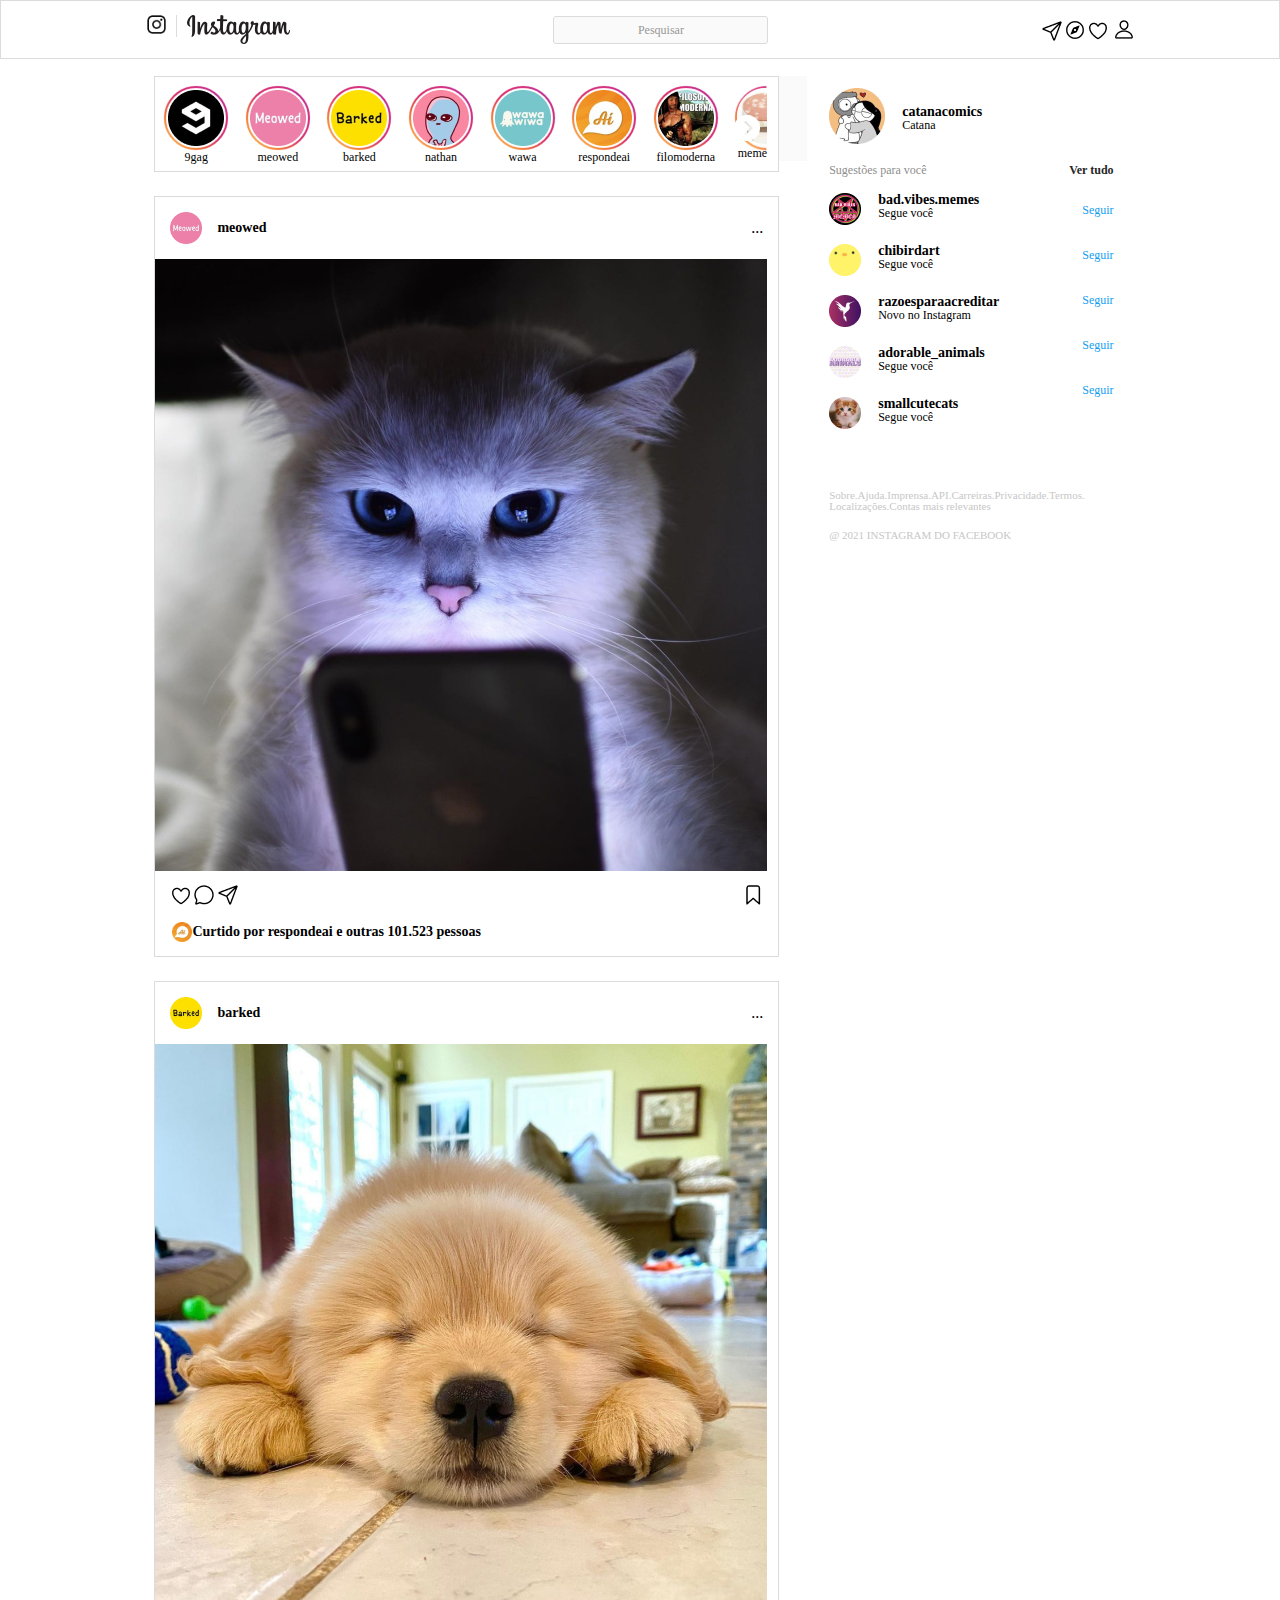
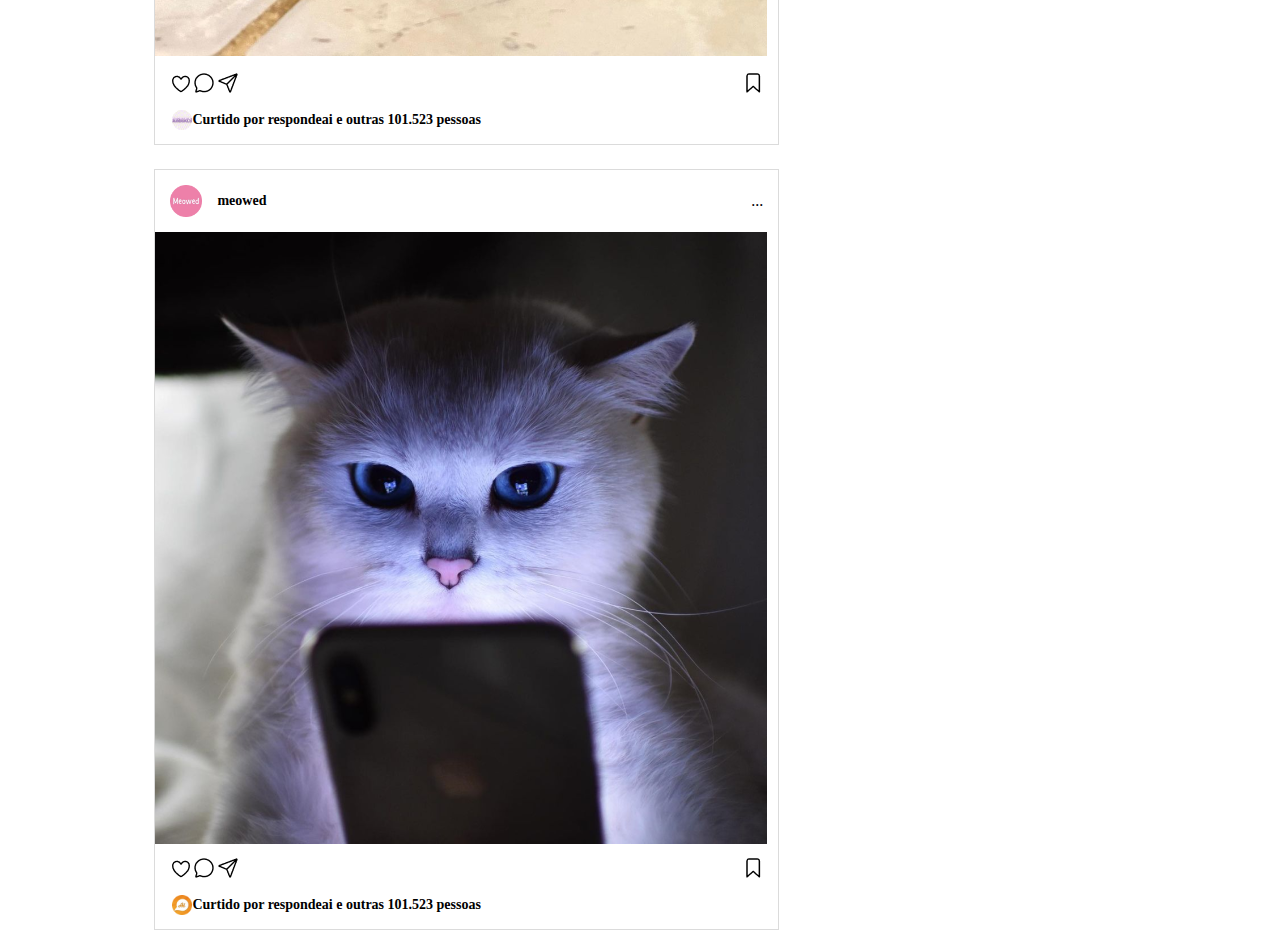
<file: index.html>
<!DOCTYPE html>
<html lang="en">
  <head>
    <meta charset="UTF-8" />
    <meta name="viewport" content="width=device-width, initial-scale=1" />
    <meta http-equiv="X-UA-Compatible" content="ie=edge" />
    <title>Projeto 2</title>

    <link rel="stylesheet" href="reset.css" />
    <link rel="stylesheet" href="estilos.css" />
    <link rel="preconnect" href="https://fonts.googleapis.com">
    <link rel="preconnect" href="https://fonts.googleapis.com">
    <link rel="preconnect" href="https://fonts.gstatic.com" crossorigin>
    <link href="https://fonts.googleapis.com/css2?family=Roboto:ital,wght@0,100;0,300;0,400;0,500;0,700;1,100;1,300;1,400;1,500&display=swap" rel="stylesheet">
  </head>
  </head>
  <body>
    <div class="menu-mobile">
      <div class="simboloinstagram">
        <img src="simbolomaior.png" class="simbolomaior"/>
        <img src="simbolomenor.png" class="simbolomenor"/>
      </div>
      <div class="logo">
        <img src="logo.png" class="logo"/>
      </div>
      <div class="simbolos">
        <img src="setinha.png"/>
      </div>
    </div>
    <div class="menu">
      <div class="simboloinstagram">
        <img src="simbolomaior.png" class="simbolomaior"/>
        <img src="simbolomenor.png" class="simbolomenor"/>
        <img src="linhavertical.png" class="linhavertical"/>
        <img src="logo.png" class="logo"/>
      </div>
      <div class="pesquisa">
        <img src="retangulo.png" class="retangulo"/>
        <h4 class="pesquisar">Pesquisar</h4>
      </div>
      <div class="simbolos">
        <div class="setinha">
          <img src="setinha.png"/>
        </div>
        <div class="bussolavetor">
          <div class="bussola">
            <img src="bolinha.png"/>
          </div>
          <div class="vetor">
            <img src="vetor.png"/>
          </div>
        </div>
        <div class="coracao">
        <img src="coracao.png"/>
        </div>
        <div class="usuario">
          <img src="simbolousuariomaior.png"/>
          <img src="simbolousuariomenor.png"/>
        </div>
      </div>
    </div>
    <div class="fundo-mobile">
      <div class="rectanglemobile">
        <img src="rectangle15.png"/>
      </div>
      <div class="itensmobile">
        <div class="home">
          <img src="home.png"/>
        </div>
        <div class="lupa">
          <img src="lupa.png" class="lupinha"/>
          <img src="bolinhalupa.png" class="bolinhalupa"/>
        </div>
        <div class="adicionar">
          <img src="bolinhamais.png" class="bolinhamais"/>
          <img src="mais.png" class="mais"/>
        </div>
        <div class="coracaomobile">
          <img src="coracaomobile.png">
        </div>
        <div class="usuariomobile">
          <img src="usuariomaiormobile.png" width="10px"/>
          <img src="usuariomenormobile.png" />
        </div>
      </div>
      
    </div>
    <div class="container">
      <div class="esquerda">
        <div class="paginas">
          <div class="posicaodaspaginas">
            <div class="imagensdaspaginas">
              <img src="ninegag.png" class="imagens" />
              <img src="stories_background.png" class="imageminstagram"/>
            </div>
            <div class="textodaspaginas">
              <p>9gag</p>
            </div>
          </div>
          <div class="posicaodaspaginas">
            <div class="imagensdaspaginas">
              <img src="meowed.png" class="imagens"/>
              <img src="stories_background.png" class="imageminstagram"/>
            </div>
            <div class="textodaspaginas">
              <p>meowed</p>
            </div>
          </div>
          <div class="posicaodaspaginas">
            <div class="imagensdaspaginas">
              <img src="barked.png" class="imagens"/>
              <img src="stories_background.png" class="imageminstagram"/>
            </div>
            <div class="textodaspaginas">
              <p>barked</p>
            </div>
          </div>
          <div class="posicaodaspaginas">
            <div class="imagensdaspaginas">
              <img src="nathanwpylestrangeplanet.png" class="imagens"/>
              <img src="stories_background.png" class="imageminstagram"/>
            </div>
            <div class="textodaspaginas">
              <p>nathan</p>
            </div>
          </div>
          <div class="posicaodaspaginas">
            <div class="imagensdaspaginas">
              <img src="wawawiwacomicsa.png" class="imagens"/>
              <img src="stories_background.png" class="imageminstagram"/>
            </div>
            <div class="textodaspaginas">
              <p>wawa</p>
            </div>
          </div>
          <div class="posicaodaspaginas">
            <div class="imagensdaspaginas">
              <img src="respondeai.png" class="imagens"/>
              <img src="stories_background.png" class="imageminstagram"/>
            </div>
            <div class="textodaspaginas">
              <p>respondeai</p>
            </div>
          </div>
          <div class="posicaodaspaginas">
            <div class="imagensdaspaginas">
              <img src="filomoderna.png" class="imagens"/>
              <img src="stories_background.png" class="imageminstagram"/>
            </div>
            <div class="textodaspaginas">
              <p>filomoderna</p>
            </div>
          </div>
          <div class="posicaodaspaginas">
            <div class="imagensdaspaginas">
              <img src="memeriagourmet.png" class="imagensdamemeria"/>
              <img src="stories_background1.png" class="imagensmemeria"/>
              <img src="setinhapagina.png" class="imagemsetinha"/>
            </div>
            <div class="textodaspaginas">
              <p>meme</p>
            </div>
          </div>     
        </div>
        <div class="feed">
          <div class="itens">
            <div class="descricao">
              <img src="meowed.png" width="32px" />
              <p class="textodosfeeds">meowed</p>
            </div>
            <div class="trespontos">
              <h2>...</h2>
            </div>
          </div>
          <div class="imagemgatotelefone">
            <img src="gato-telefone.png"/>
          </div> 
          <div class="icones">
            <div class="iconesdosfeeds">
              <div class="tresicones">
                <img src="coracao.png"/>
                <img src="comentario.png"/>
                <img src="setinha.png"/>
              </div>
              <div class="umicone">
                <img src="marcador.png"/>
              </div>
            </div>
            <div class="curtida">
              <img src="respondeai.png" width="20px"/>
              <p class="textodascurtidas">Curtido por respondeai e outras 101.523 pessoas</p>
            </div>
          </div> 
        </div>
        <div class="feed">
          <div class="itens">
            <div class="descricao">
              <img src="barked.png" width="32px" />
              <p class="textodosfeeds">barked</p>
            </div>
            <div class="trespontos">
              <h2>...</h2>
            </div>
          </div>
          <div class="imagemdocao">
            <img src="dog.png"/>
          </div> 
          <div class="icones">
            <div class="iconesdosfeeds">
              <div class="tresicones">
                <img src="coracao.png"/>
                <img src="comentario.png"/>
                <img src="setinha.png"/>
              </div>
              <div class="umicone">
                <img src="marcador.png"/>
              </div>
            </div>
            <div class="curtida">
              <img src="adorableanimals 2.png" width="20px"/>
              <p class="textodascurtidas">Curtido por respondeai e outras 101.523 pessoas</p>
            </div>
          </div> 
        </div>
        <div class="feed">
          <div class="itens">
            <div class="descricao">
              <img src="meowed.png" width="32px" />
              <p class="textodosfeeds">meowed</p>
            </div>
            <div class="trespontos">
              <h2>...</h2>
            </div>
          </div>
          <div class="imagemgatotelefone">
            <img src="gato-telefone.png"/>
          </div> 
          <div class="icones">
            <div class="iconesdosfeeds">
              <div class="tresicones">
                <img src="coracao.png"/>
                <img src="comentario.png"/>
                <img src="setinha.png"/>
              </div>
              <div class="umicone">
                <img src="marcador.png"/>
              </div>
            </div>
            <div class="curtida">
              <img src="respondeai.png" width="20px"/>
              <p class="textodascurtidas">Curtido por respondeai e outras 101.523 pessoas</p>
            </div>
          </div> 
        </div>
      </div> 
      <div class="divisoria">
        <img src="rectangle10.png"/>
      </div>
      <div class="direita">
        <div class="catanacomics">
          <div class="imagemcatanacomics">
            <img src="catanacomics.png"/>
          </div>
          <div class="descricaocatanacomics">
            <p class="linha1">catanacomics</p>
            <p class="linha2">Catana</p>
          </div>
        </div>  
        <div class="memes">
          <div class="todososmemes">         
            <div class="osmemes">
              <div class="sugestoes">
                <p class="linha2">Sugestões para você</p>
              </div>
              <div class="memesesquerda">
                <div class="imagensdosmemes">
                  <img src="badvibesmemes.png"/>
                </div>
                <div class="descricaodosmemes">
                  <p class="linha1">bad.vibes.memes</p>
                  <p class="linha2">Segue você</p>
                </div>
              </div>
              <div class="memesesquerda">
                <div class="imagensdosmemes">
                  <img src="chibirdart.png"/>
                </div>
                <div class="descricaodosmemes">
                  <p class="linha1">chibirdart</p>
                  <p class="linha2">Segue você</p>
                </div>
              </div>
              <div class="memesesquerda">
                <div class="imagensdosmemes">
                  <img src="razoesparaacreditar.png"/>
                </div>
                <div class="descricaodosmemes">
                  <p class="linha1">razoesparaacreditar</p>
                  <p class="linha2">Novo no Instagram </p>
                </div>
              </div>
              <div class="memesesquerda">
                <div class="imagensdosmemes">
                  <img src="adorableanimals1.png"/>
                </div>
                <div class="descricaodosmemes">
                  <p class="linha1">adorable_animals</p>
                  <p class="linha2">Segue você</p>
                </div>
              </div>
              <div class="memesesquerda">
                <div class="imagensdosmemes">
                  <img src="smallcutecats.png"/>
                </div>
                <div class="descricaodosmemes">
                  <p class="linha1">smallcutecats</p>
                  <p class="linha2">Segue você</p>
                </div>
              </div>
            </div>
            <div class="seguir">
              <p class="distanciavertudo">Ver tudo</p>
              <p class="distanciaseguir">Seguir</p>
              <p class="distanciaseguir">Seguir</p>
              <p class="distanciaseguir">Seguir</p>
              <p class="distanciaseguir">Seguir</p>
              <p class="distanciaseguirultimo">Seguir</p>
            </div>
          </div>
        </div> 
        <div class="observacoes">
          <p>Sobre.Ajuda.Imprensa.API.Carreiras.Privacidade.Termos.</p>
          <p>Localizações.Contas mais relevantes</p>
        </div>
        <div class="definicao">
          <p>@ 2021 INSTAGRAM DO FACEBOOK</p>
        </div>
      </div>  
    </div>
  </body>
</html>
</file>
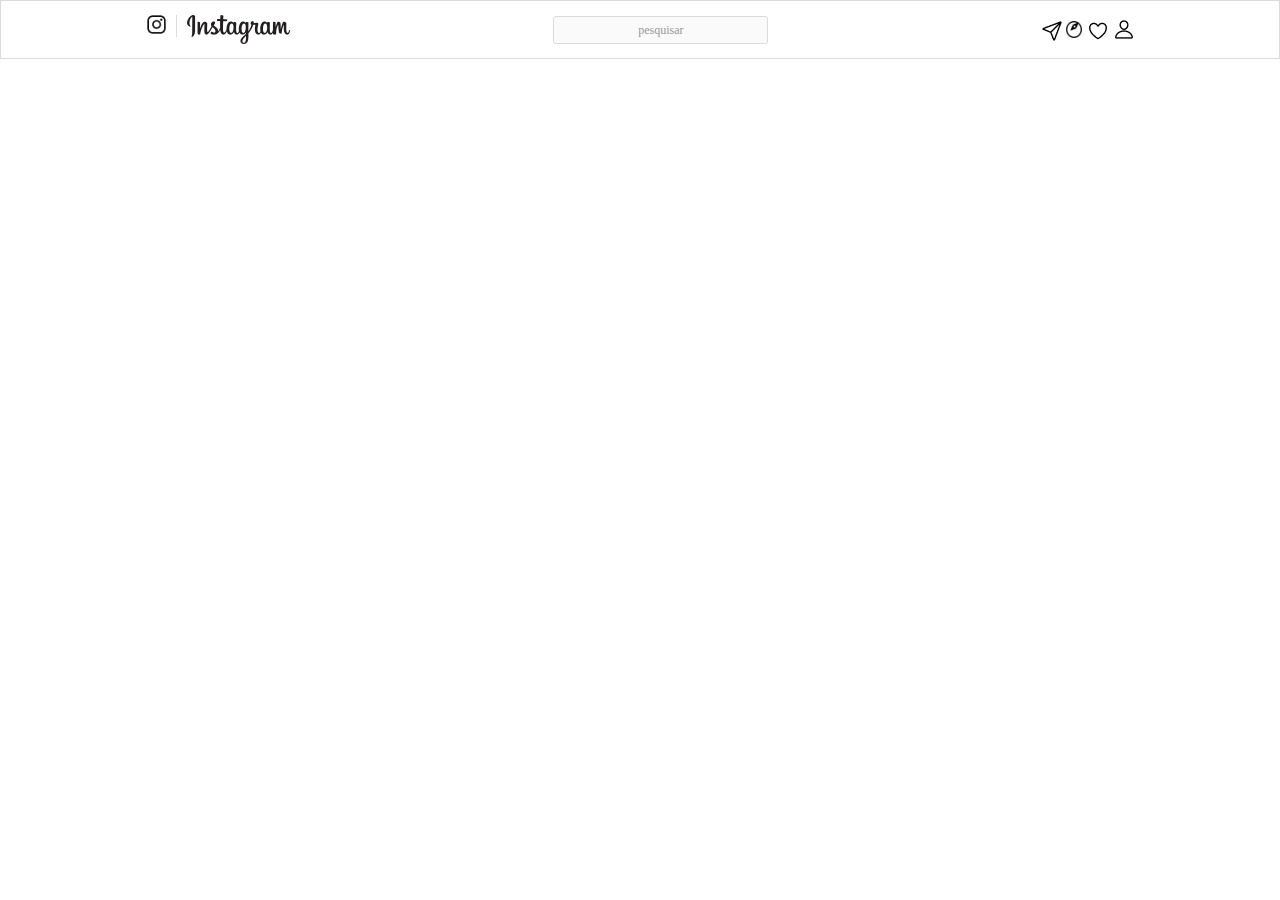
<file: Projeto2-instagram.html>
<!DOCTYPE html>
<html lang="en">
  <head>
    <meta charset="UTF-8" />
    <meta name="viewport" content="width=device-width, initial-scale=1" />
    <meta http-equiv="X-UA-Compatible" content="ie=edge" />
    <title>Projeto 2</title>

    <link rel="stylesheet" href="reset.css" />
    <link rel="stylesheet" href="estilos.css" />
  </head>
  </head>
  <body>
      <div class="menu">
        <div class="simboloinstagram">
          <img src="simbolomaior.png" class="simbolomaior"/>
          <img src="simbolomenor.png" class="simbolomenor"/>
          <img src="linhavertical.png" class="linhavertical"/>
          <img src="logo.png" class="logo"/>
        </div>
        <div class="pesquisa">
          <img src="retangulo.png" class="retangulo"/>
          <h4 class="pesquisar">pesquisar</h4>
        </div>
        <div class="simbolos">
          <div class="setinha">
            <img src="setinha.png" />
          </div>
          <div class="bussolavetor">
            <img src="bussola.png" class="bussola"/>
            <img src="vetor.png" class="vetor"/>
          </div>
          <div class="coracao">
            <img src="coracao.png"/>
          </div>
          <div class="usuario">
            <img src="simbolousuariomaior.png"class="usuariomaior"/>
            <img src="simbolousuariomenor.png"class="usuariomenor"/>
          </div>
        </div>
      </div>  
   
  </body>
</html>
</file>
<file: estilos.css>
.body{
  font-family: 'Roboto', sans-serif;
}
.menu {
  display: flex;
  justify-content: space-around;
  border: 1px solid #dbdbdb;
  padding: 14px;
}
.simboloinstagram {
  display: flex;
  justify-content: space-between;
}
.simbolomaior {
  width: 19.25px;
  height: 19.25px;
  position: relative;
  z-index: 2;
}
.simbolomenor {
  width: 11.23px;
  height: 11.23px;
  padding: 3.21px 4.81px 3.21px 4.81px;
  position: absolute;
  z-index: 1;
}
.linhavertical {
  width: 1px;
  height: 22px;
  margin-left: 10px;
}
.logo {
  width: 103px;
  height: 29px;
  margin-left: 10px;
}
.pesquisa{
  display: flex;
  justify-content: center;
  align-items: center;
}
.retangulo{
  position: relative;
}
.pesquisar{
  position: absolute;
  font-size: 12px;
  font-weight: 400;
  color: #979797;  
}

.simbolos{
  display: flex;
  justify-content: space-around;
  align-items: center;
  align-content: center;
  
}
.setinha{
  width: 17.87px;
  height: 17.87px;
  margin-left: 10px;
}
.bussolavetor{
  display: flex;
  align-items: center;
  justify-content: center;
  margin-left: 10px;
  
}
.bussola{
  position: absolute;
  width: 16.5px;
  height: 16.5px;
}
.vetor{
  position: relative;
  width: 9.08px;
  height:9.08px;
  padding-bottom: 6.46px;


}
.coracao{
  width: 16.5px;
  height: 15.13px;
  margin-left: 10px;

}
.usuario{
  display: flex;
  align-items: center;
  flex-direction: column-reverse;
  margin-left: 10px;

}
.container{
  display: flex;
  justify-content: center;
  margin-top: 17px;
}
.esquerda{
  display: flex;
  flex-direction: column;
    
}
.paginas{
  display: flex;
  border: 1px solid #DBDBDB;
  
}

.posicaodaspaginas{
  display: flex;
  flex-direction: column;
  align-items: center;
  padding: 7.8px;
  
}
.imagensdaspaginas{
  display: flex;
  
  
}

.imagens{
  position: relative;
  padding: 5px;
  z-index: 1;
}
.imagensdamemeria{
  position: relative;
  padding: 3px;
  z-index: 1;
  
}

.imagensmemeria{
  position: absolute;
  
}
.imagemsetinha{
  position: absolute;
  padding-top: 30px;
  z-index: 1;
}

.imageminstagram{
  position: absolute;

}

.textodaspaginas{
  font-size: 12px;
}

.feed{
  display: flex;
  flex-direction: column;
  margin-top: 24px;
  border: 1px solid #DBDBDB;;
  padding-bottom: 14px;
}
.itens{
  display: flex;
  flex-direction: row;
  justify-content: space-between;
  align-items: center;
  padding: 15px ;
}
.descricao{
  display: flex;
  align-content:space-between;
  align-items: center;
  flex-direction: row;
}
.textodosfeeds{
  font-size: 14px;
  margin-left: 15px;
  font-weight: 500;
  font-weight: bold;
}
.imagemgatotelefone{
  width: 612px;
  height: 612px;
}
.icones{
  display: flex;
  justify-content: space-between;
  flex-direction: column;
}
.iconesdosfeeds{
  display: flex;
  justify-content: space-between;
  flex-direction: row;
  padding: 14px 17px 14px 17px;
}
.curtida{
  display: flex;
  justify-content: left;
  flex-direction: row;
  align-items: center;
  margin-left: 17px;
  
}
.textodascurtidas{
  font-size: 14px;
  font-weight: bold;
}
.direita{
  display: flex;
  flex-direction: column;
  padding: 12px;
  margin-left: 10px;
}
.catanacomics{
  display: flex;
  align-items: center;  
  margin-bottom: 17px;
}
.descricaocatanacomics{
  margin-left: 17px;
}
.sugestoes{
  margin-bottom: 17px;
  color: #8E8E8E;
}
.memes{
  display: flex;
  justify-content: space-between;
}
.memesesquerda{
  display: flex;
  margin-bottom: 16px;
}
.descricaodosmemes{
  margin-left: 17px;
}
.todososmemes{
  display: flex;
}
.linha1{
  font-weight: bold;
  font-size: 14px;
}
.linha2{
  font-weight: 300;
  font-size: 12px;
}
.seguir{
  margin-left: 70px;
  font-size: 12px;
  text-align: right;
}
.distanciavertudo{
  margin-bottom: 28px;
  color: #262626;
  font-weight: bold;
}
.distanciaseguir{
  margin-bottom: 33px;
  color: #139EF2;
}
.distanciaseguirultimo{
  color: #139EF2;
}
.observacoes{
  margin-top: 42px;
  font-size: 11px;
  color: #C7C7C7;
}
.definicao{
  margin-top: 18px;
  font-size: 11px;
  color:#C7C7C7
}
.menu-mobile{
  display: none;
}
.fundo-mobile{
  display: none;
}
.rectanglemobile{
  position:absolute;
}
.bolinhamais{
  position: absolute;
  padding-right:2.5px;
}
.mais{
  position: relative;
  padding-left: 3.5px;
  padding-top: 3px;
}
.itensmobile{
  position: relative;
  display: flex;
  justify-content: space-between;
  align-items: center;
  margin-bottom: 10px;
}
.usuariomobile{
  display: flex;
  flex-direction: column;
}
.home{
  margin: left 80px;
}
.lupa{
  margin-left: 80px;
  display: flex;
  flex-direction: row-reverse;
  
}

.lupinha{
  width: 13.5px;
  height: 13.5px;
  

}

.adicionar{
  display: flex;
  flex-direction: column;
  margin-left: 80px;
;
  
}
.coracaomobile{
  margin-left: 80px;
}
.usuariomobile{
  margin-left: 80px;
  align-items: center;
  flex-direction: column;
}
@media (max-width: 935px) {
 
  .menu-desktop-semsidebar{
    display:flex
  }
  .direita{
    display: none;
  }
  .paginas{
    display: flex;
    justify-content: center;
    align-items: center;
  }
}
@media (max-width: 612px) {
  .menu{
    display: none;
  }
  .menu-desktop-semsidebar{
    display: none;
  }
  .menu-mobile{
    display: flex;
    justify-content: space-around;
    align-items: center;
    
    width: 100%;
  }
  .direita{
    display: none;
  }
 
  .esquerda{
    display: flex;
    justify-content: center;
  }
  .feed{
    display: flex;
    justify-content: center;
    margin-top: 0;
  }
  .itens{
    justify-content: space-between;
  }
  .trespontos{
    padding-right: 30px;
  }
 
  
  .descricao{
    display: flex;
    justify-content: space-around;
    padding-left: 50px;
    padding-right: 50px;
  }
  .paginas{
    display: flex;
    justify-content: space-between;
    padding: 0px;
    
  }
  .posicaodaspaginas{
    display: flex;
    width: 100%;
    padding: 0px;
  }
  .icones{
    display: flex;
    justify-content: space-between;
    width: 100%;
  }
  .iconesdosfeeds{
    display: flex;
    justify-content: space-around;
    padding-left:1px;
    padding-right: 1px;
    width: 100%;
  }
  .curtida{
    width: 100%;
    padding-left: 30px;
  }
  .imagemsetinha{
    display: none;
    
  }

  .fundo-mobile{
    display: flex;
    justify-content: space-around;
    align-items: center;
    position:fixed;
    bottom: 0;
    left: 0;
    right: 0;
    padding-left: 40px;
  }
  .divisoria{
    display: none;
  }
  
  
}
</file>
